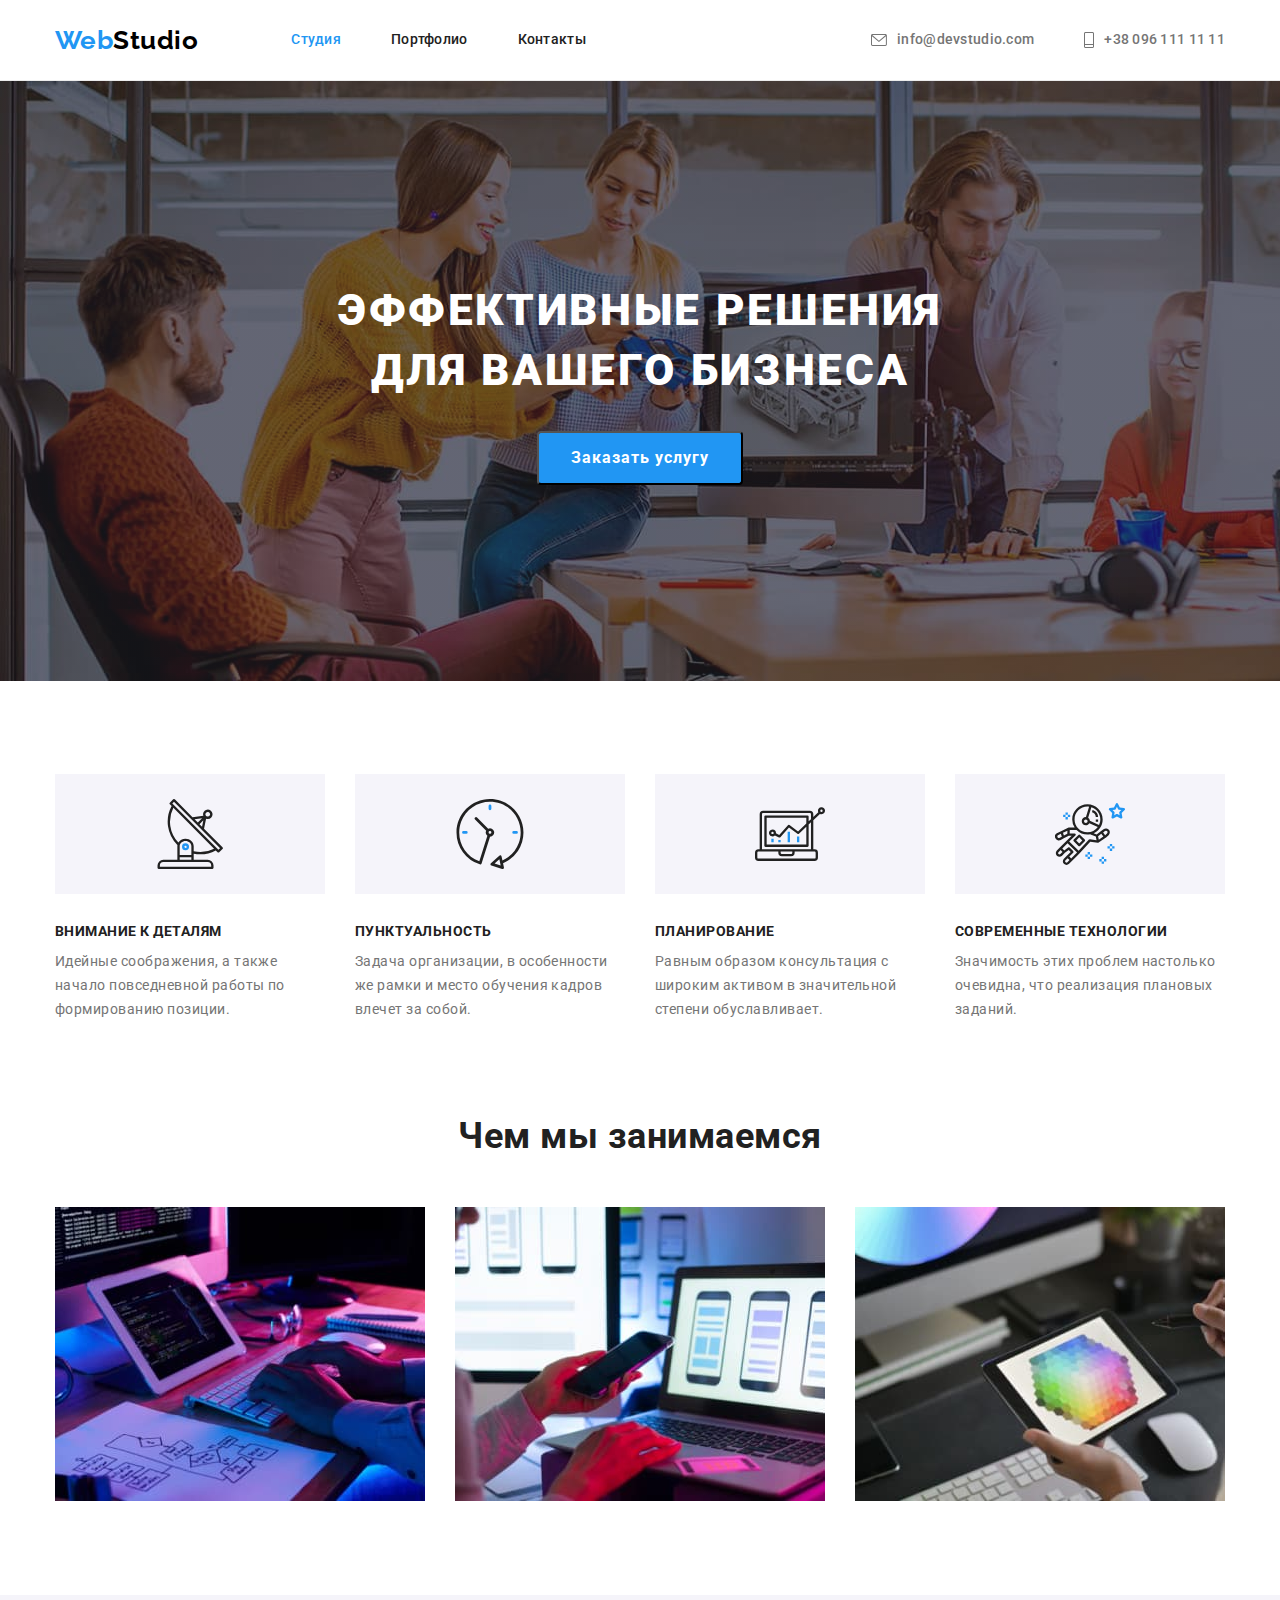
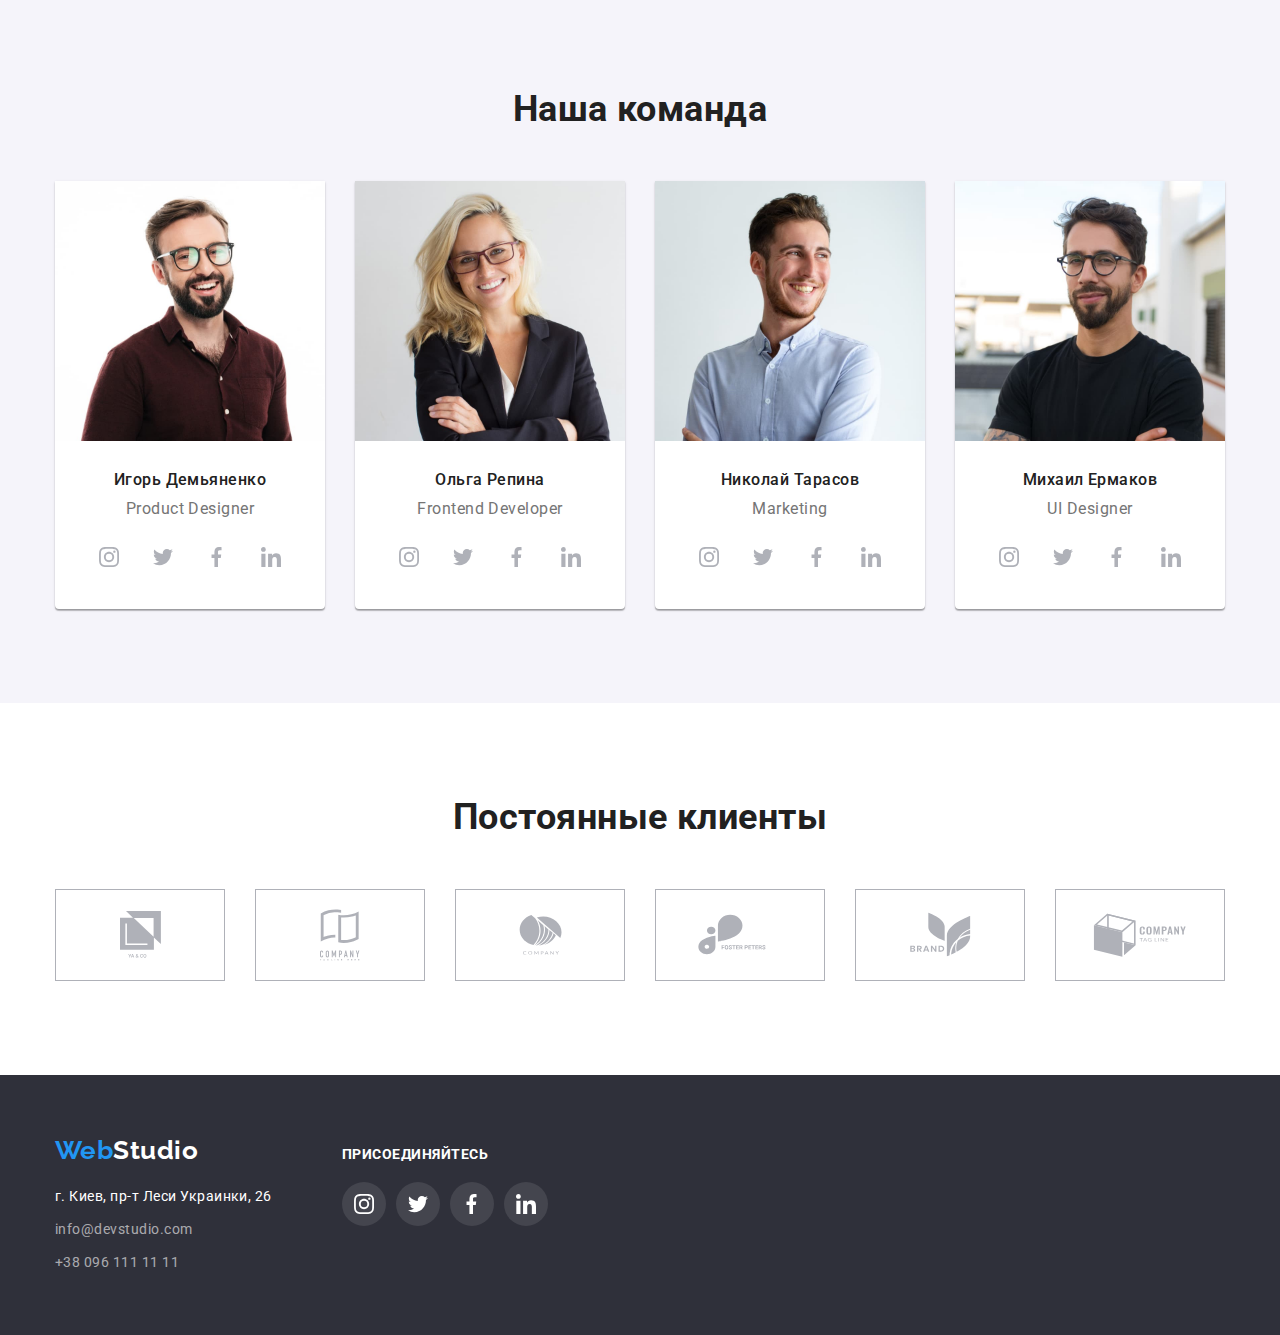
<file: index.html>
<!DOCTYPE html>
<html lang="ru">
  <head>
    <meta charset="UTF-8" />
    <meta http-equiv="X-UA-Compatible" content="IE=edge" />
    <meta name="viewport" content="width=device-width, initial-scale=1.0" />
    <title>WebStudio</title>
    <link rel="preconnect" href="https://fonts.gstatic.com" />
    <link
      href="https://fonts.googleapis.com/css2?family=Raleway:wght@700&family=Roboto:wght@400;500;700;900&display=swap"
      rel="stylesheet"
    />
    <link
      rel="stylesheet"
      href="https://cdnjs.cloudflare.com/ajax/libs/modern-normalize/1.0.0/modern-normalize.min.css"
    />
    <link rel="stylesheet" href="./css/styles.css" />
  </head>

  <body>
    <!--Шапка-->
    <header>
      <div class="container header">
        <nav class="navigation">
          <a href="" lang="en" class="logo link"><span class="logo-first-part">Web</span>Studio</a>
          <ul class="nav-menu link">
            <li class="nav-item">
              <a href="" class="nav-link current link">Студия</a>
            </li>
            <li class="nav-item">
              <a href="./portfolio.html" class="nav-link link">Портфолио</a>
            </li>
            <li class="nav-item">
              <a href="" class="nav-link link">Контакты</a>
            </li>
          </ul>
        </nav>
        <ul class="contact-list link">
          <li class="nav-item">
            <a href="mailto:info@devstudio.com" class="contact-link link">
              <svg class="icon-envelope" width="16" height="12">
                <use href="./images/icons.svg#icon-envelope"></use>
              </svg>
              info@devstudio.com
            </a>
          </li>
          <li class="nav-item">
            <a href="tel:+380961111111" class="contact-link link">
              <svg class="icon-phone" width="10" height="16">
                <use href="./images/icons.svg#icon-phone"></use>
              </svg>
              +38 096 111 11 11
            </a>
          </li>
        </ul>
      </div>
    </header>

    <main>
      <!--Секция для заказа услуг-->
      <section class="hero-section">
        <div class="hero-image">
          <h1 class="main-title">
            Эффективные решения<br />
            для вашего бизнеса
          </h1>
          <button type="button" class="oder-button">Заказать услугу</button>
        </div>        
      </section>
      <!--Особенности оказания услуг-->
      <section class="section features-padding">
        <div class="container"> 
          <h2 class="section-title hidden">Особенности оказания услуг</h2>
          <ul class="features">
            <li class="feature-item">
              <div class="icon-background">
                <svg class="icon-antenna">
                  <use href="./images/icons.svg#icon-antenna"></use>
                </svg>
              </div>
              <h3 class="features-title">Внимание к деталям</h3>
              <p class="features-discription">
                Идейные соображения, а также начало повседневной работы по формированию позиции.
              </p>
            </li>
            <li class="feature-item">
              <div class="icon-background">
                <svg class="icon-clock">
                  <use href="./images/icons.svg#icon-clock"></use>
                </svg>
              </div>
              <h3 class="features-title">Пунктуальность</h3>
              <p class="features-discription">
                Задача организации, в особенности же рамки и место обучения кадров влечет за собой.
              </p>
            </li>
            <li class="feature-item">
              <div class="icon-background">
                <svg class="icon-diagram">
                  <use href="./images/icons.svg#icon-diagram"></use>
                </svg>
              </div>
              <h3 class="features-title">Планирование</h3>
              <p class="features-discription">
                Равным образом консультация с широким активом в значительной степени обуславливает.
              </p>
            </li>
            <li class="feature-item">
              <div class="icon-background">
                <svg class="icon-astronaut">
                  <use href="./images/icons.svg#icon-astronaut"></use>
                </svg>
              </div>
              <h3 class="features-title">Современные технологии</h3>
              <p class="features-discription">
                Значимость этих проблем настолько очевидна, что реализация плановых заданий.
              </p>
            </li>
          </ul>
        </div>
      </section>
      <!--Перечень услуг-->
      <section class="section no-padding-top">
        <div class="container">
          <h2 class="section-title">Чем мы занимаемся</h2>
          <ul class="images">
            <li>
              <img src="./images/box_1.jpg" alt="Человек работает на компьютере" width="370" />
            </li>
            <li>
              <img
                src="./images/img.jpg"
                alt="Человек синхронизирует смартфон с ноутбуком"
                width="370"
              />
            </li>
            <li>
              <img src="./images/box_3.jpg" alt="Человек выберает палитру на планшете" width="370" />
            </li>
          </ul>
        </div>  
      </section>
      <!--Сотрудники-->
      <section class="section employees">
        <div class="container">
          <h2 class="section-title">Наша команда</h2>
          <ul class="cards">
            <li class="employee-card">
              <img src="./images/img_(4).jpg" alt="Дизайнер компании" width="270" />
              <div class="employee-card-caption">
                <h3 class="employee-title">Игорь Демьяненко</h3>
                <p  class="employee-text" lang="en">Product Designer</p>
                <ul class="employee-social-links">
                  <li class="social-link-item">
                    <a class="social-link" href="https://www.instagram.com/">
                      <svg class="social-icon">
                        <use href="./images/icons.svg#icon-instagram"></use>
                      </svg>
                    </a>
                  </li>
                  <li class="social-link-item">
                    <a class="social-link" href="">
                      <svg class="social-icon">
                        <use href="./images/icons.svg#icon-twitter"></use>
                      </svg>
                    </a>
                  </li>
                  <li class="social-link-item">
                    <a class="social-link" href="">
                      <svg class="social-icon">
                        <use href="./images/icons.svg#icon-facebook"></use>
                      </svg>
                    </a>
                  </li>
                  <li class="social-link-item">
                    <a class="social-link" href="">
                      <svg class="social-icon">
                        <use href="./images/icons.svg#icon-linkedin"></use>
                      </svg>
                    </a>
                  </li>
                </ul>  
              </div>                          
            </li>
            <li class="employee-card">
              <img src="./images/img_(1)(1).jpg" alt="Frontend разработчик компании" width="270" />
              <div class="employee-card-caption">
                <h3 class="employee-title">Ольга Репина</h3>
                <p  class="employee-text" lang="en">Frontend Developer</p>
                <ul class="employee-social-links">
                  <li class="social-link-item">
                    <a class="social-link" href="https://www.instagram.com/">
                      <svg class="social-icon">
                        <use href="./images/icons.svg#icon-instagram"></use>
                      </svg>
                    </a>
                  </li>
                  <li class="social-link-item">
                    <a class="social-link" href="">
                      <svg class="social-icon">
                        <use href="./images/icons.svg#icon-twitter"></use>
                      </svg>
                    </a>
                  </li>
                  <li class="social-link-item">
                    <a class="social-link" href="">
                      <svg class="social-icon">
                        <use href="./images/icons.svg#icon-facebook"></use>
                      </svg>
                    </a>
                  </li>
                  <li class="social-link-item">
                    <a class="social-link" href="">
                      <svg class="social-icon">
                        <use href="./images/icons.svg#icon-linkedin"></use>
                      </svg>
                    </a>
                  </li>
                </ul>  
              </div>              
            </li>
            <li class="employee-card">
              <img src="./images/img_(2)(1).jpg" alt="Маркетолог компании" width="270" />
              <div class="employee-card-caption">
                <h3 class="employee-title">Николай Тарасов</h3>
                <p  class="employee-text" lang="en">Marketing</p>
                <ul class="employee-social-links">
                  <li class="social-link-item">
                    <a class="social-link" href="https://www.instagram.com/">
                      <svg class="social-icon">
                        <use href="./images/icons.svg#icon-instagram"></use>
                      </svg>
                    </a>
                  </li>
                  <li class="social-link-item">
                    <a class="social-link" href="">
                      <svg class="social-icon">
                        <use href="./images/icons.svg#icon-twitter"></use>
                      </svg>
                    </a>
                  </li>
                  <li class="social-link-item">
                    <a class="social-link" href="">
                      <svg class="social-icon">
                        <use href="./images/icons.svg#icon-facebook"></use>
                      </svg>
                    </a>
                  </li>
                  <li class="social-link-item">
                    <a class="social-link" href="">
                      <svg class="social-icon">
                        <use href="./images/icons.svg#icon-linkedin"></use>
                      </svg>
                    </a>
                  </li>
                </ul>
              </div>              
            </li>
            <li class="employee-card">
              <img src="./images/img_(3)(1).jpg" alt="Дизайнер компании" width="270" />
              <div class="employee-card-caption">
                <h3 class="employee-title">Михаил Ермаков</h3>
                <p  class="employee-text" lang="en">UI Designer</p>
                <ul class="employee-social-links">
                  <li class="social-link-item">
                    <a class="social-link" href="https://www.instagram.com/">
                      <svg class="social-icon">
                        <use href="./images/icons.svg#icon-instagram"></use>
                      </svg>
                    </a>
                  </li>
                  <li class="social-link-item">
                    <a class="social-link" href="">
                      <svg class="social-icon">
                        <use href="./images/icons.svg#icon-twitter"></use>
                      </svg>
                    </a>
                  </li>
                  <li class="social-link-item">
                    <a class="social-link" href="">
                      <svg class="social-icon">
                        <use href="./images/icons.svg#icon-facebook"></use>
                      </svg>
                    </a>
                  </li>
                  <li class="social-link-item">
                    <a class="social-link" href="">
                      <svg class="social-icon">
                        <use href="./images/icons.svg#icon-linkedin"></use>
                      </svg>
                    </a>
                  </li>
                </ul>
              </div>              
            </li>
          </ul>
        </div>  
      </section>
      <section class="section">
        <div class="container">
          <h2 class="section-title">Постоянные клиенты</h2>
          <ul class="clients-list">
            <li class="client-link-item">
              <a class="client-link" href="">
                <svg class="client-icon" width="41" height="47">
                  <use href="./images/icons.svg#icon-client1"></use>
                </svg>
              </a>
            </li>
            <li class="client-link-item">
              <a class="client-link" href="">
                <svg class="client-icon" width="40" height="52">
                  <use href="./images/icons.svg#icon-client2"></use>
                </svg>
              </a>
            </li>
            <li class="client-link-item">
              <a class="client-link" href="">
                <svg class="client-icon" width="43" height="41">
                  <use href="./images/icons.svg#icon-client3"></use>
                </svg>
              </a>
            </li>
            <li class="client-link-item">
              <a class="client-link" href="">
                <svg class="client-icon" width="84" height="41">
                  <use href="./images/icons.svg#icon-client4"></use>
                </svg>
              </a>
            </li>
            <li class="client-link-item">
              <a class="client-link" href="">
                <svg class="client-icon" width="63" height="45">
                  <use href="./images/icons.svg#icon-client5"></use>
                </svg>
              </a>
            </li>
            <li class="client-link-item">
              <a class="client-link" href="">
                <svg class="client-icon" width="94" height="44">
                  <use href="./images/icons.svg#icon-client6"></use>
                </svg>
              </a>
            </li>
          </ul>
        </div>
      </section>
    </main>
    <!--Подвал-->
    <footer>
      <div class="container footer">
        <div class="logo-address-block">
          <a href="" lang="en" class="logo logo-footer link"
            ><span class="logo-first-part">Web</span>Studio</a
          >
          <address class="webstudio-address">
            г. Киев, пр-т Леси Украинки, 26
            <ul class="address-item">
              <li>
                <a href="mailto:info@devstudio.com" class="footer-contacts link">info@devstudio.com</a>
              </li>
              <li class="address-item">
                <a href="tel:+380961111111" class="footer-contacts link">+38 096 111 11 11</a>
              </li>
            </ul>
          </address>
        </div>
        <div>
          <p class="invitation">присоединяйтесь</p>
          <ul class="footer-social-links">
            <li class="footer-social-link-item">
              <a class="footer-social-link" href="https://www.instagram.com/">
                <svg class="social-icon">
                  <use href="./images/icons.svg#icon-instagram"></use>
                </svg>
              </a>
            </li>
            <li class="footer-social-link-item">
              <a class="footer-social-link" href="">
                <svg class="social-icon">
                  <use href="./images/icons.svg#icon-twitter"></use>
                </svg>
              </a>
            </li>
            <li class="footer-social-link-item">
              <a class="footer-social-link" href="">
                <svg class="social-icon">
                  <use href="./images/icons.svg#icon-facebook"></use>
                </svg>
              </a>
            </li>
            <li class="footer-social-link-item">
              <a class="footer-social-link" href="">
                <svg class="social-icon">
                  <use href="./images/icons.svg#icon-linkedin"></use>
                </svg>
              </a>
            </li>
          </ul>
        </div>
      </div>
    </footer>
  </body>
</html>
</file>
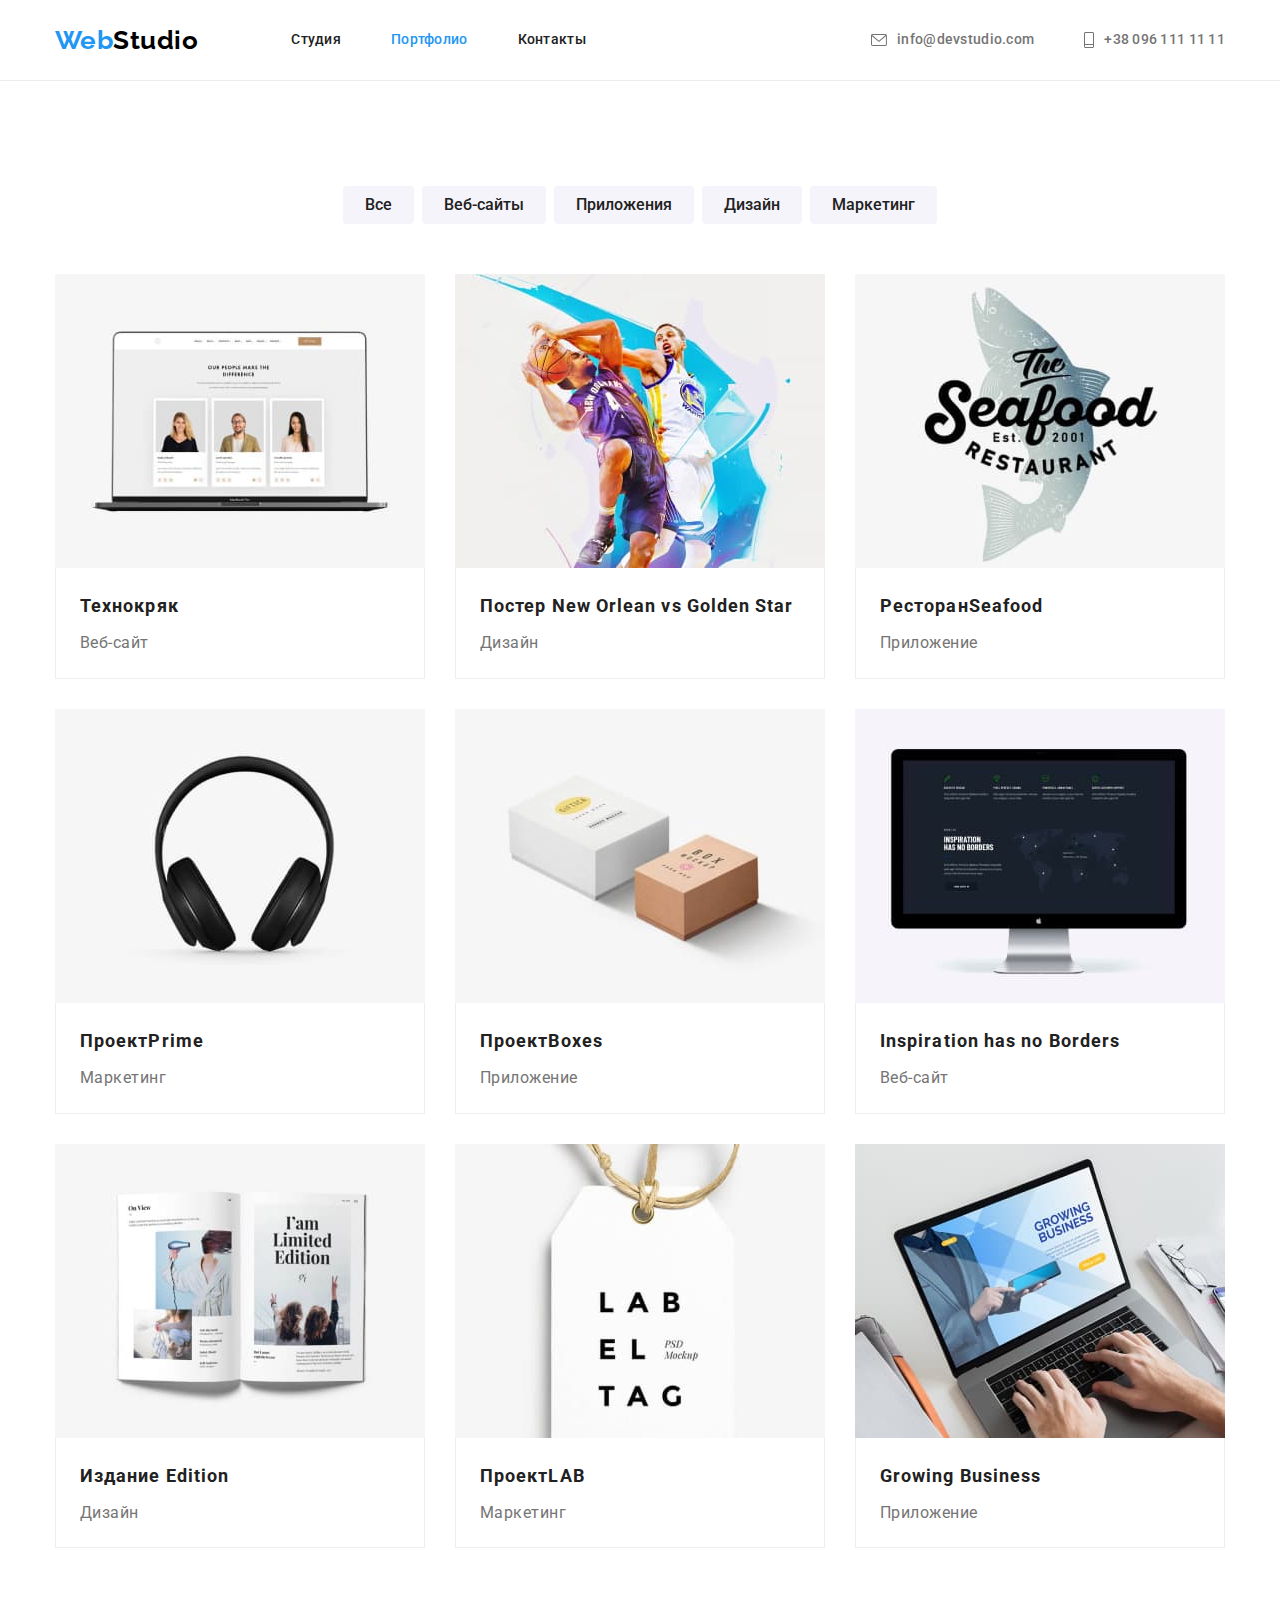
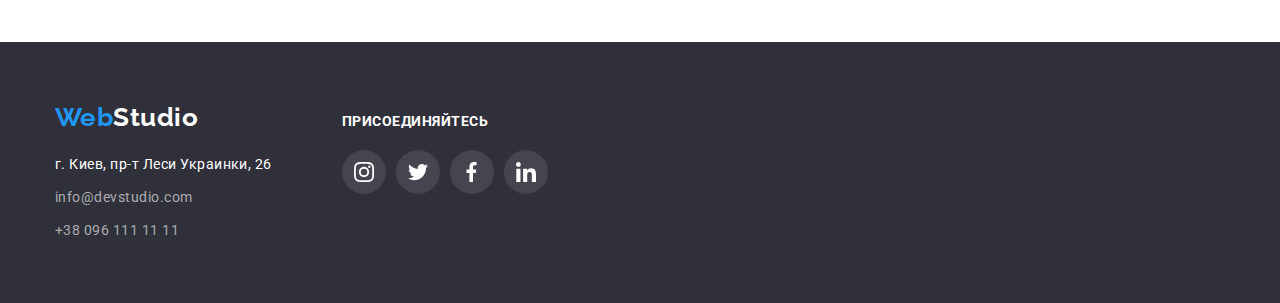
<file: portfolio.html>
<!DOCTYPE html>
<html lang="ru">
<head>
    <meta charset="UTF-8">
    <meta http-equiv="X-UA-Compatible" content="IE=edge">
    <meta name="viewport" content="width=device-width, initial-scale=1.0">
    <title>Портфолио</title>
    <link rel="preconnect" href="https://fonts.gstatic.com">
    <link href="https://fonts.googleapis.com/css2?family=Raleway:wght@700&family=Roboto:wght@400;500;700;900&display=swap"
      rel="stylesheet">
    <link rel="stylesheet" href="https://cdnjs.cloudflare.com/ajax/libs/modern-normalize/1.0.0/modern-normalize.min.css">
    <link rel="stylesheet" href="./css/styles.css">
</head>

<body>
  <!--Шапка-->
  <header>
      <div class="container header">
        <nav class="navigation">
          <a href="" lang="en" class="logo link"><span class="logo-first-part">Web</span>Studio</a>
          <ul class="nav-menu link">
            <li class="nav-item">
              <a href="./index.html" class="nav-link link">Студия</a>
            </li>
            <li class="nav-item">
              <a href="" class="nav-link current link">Портфолио</a>
            </li>
            <li class="nav-item">
              <a href="" class="nav-link link">Контакты</a>
            </li>
          </ul>
        </nav>
        <ul class="contact-list link">
          <li class="nav-item">
            <a href="mailto:info@devstudio.com" class="contact-link link">
              <svg class="icon-envelope" width="16" height="12">
                <use href="./images/icons.svg#icon-envelope"></use>
              </svg>
              info@devstudio.com
            </a>
          </li>
          <li class="nav-item">
            <a href="tel:+380961111111" class="contact-link link">
              <svg class="icon-phone" width="10" height="16">
                <use href="./images/icons.svg#icon-phone"></use>
              </svg>
              +38 096 111 11 11
            </a>
          </li>
        </ul>
      </div>
    </header>
      
  <main>
    <section class="section">
      <div class="container">
        <!--скрыть заголовок-->
        <h1 class="hidden">Наши работы</h1>
        <!--Фильтр работ-->
        <ul class="filtr-button-list">
          <li class="filtr-button-item">
            <button type="button" class="filtr-button">Все</button>
          </li>
          <li class="filtr-button-item">
            <button type="button" class="filtr-button">Веб-сайты</button>
          </li>
          <li class="filtr-button-item">
            <button type="button" class="filtr-button">Приложения</button>
          </li>
          <li class="filtr-button-item">
            <button type="button" class="filtr-button">Дизайн</button>
          </li>
          <li class="filtr-button-item">
            <button type="button" class="filtr-button">Маркетинг</button>
          </li>
        </ul>
        <!--Галерея работ-->
        <ul class="gallery-list">
          <li class="gallery-item">
            <a class="link" href="">
              <img src="./images/website1.jpg" alt="Открытый ноутбук" width=370 height="294">
              <div class="cards-caption">
                <h3 class="gallery-title">Технокряк</h3>
                <p class="item-discription">Веб-сайт</p>
              </div>
            </a>  
          </li>
          <li class="gallery-item">
            <a class="link" href="">
              <img src="./images/design1.jpg" alt="Игра в баскетбол" width=370 height="294">
              <div class="cards-caption">
                <h3 class="gallery-title">Постер <span lang="en">New Orlean vs Golden Star</span></h3>
                <p class="item-discription">Дизайн</p>
              </div>              
            </a> 
          </li>
          <li class="gallery-item">
            <a class="link" href="">
              <img src="./images/apps-restourant.jpg" alt="Логотип ресторана морепродуктов" width=370 height="294">
              <div class="cards-caption">
                <h3 class="gallery-title">Ресторан<span lang="en">Seafood</span></h3>
                <p class="item-discription">Приложение</p>
              </div>              
            </a>
          </li>
          <li class="gallery-item">
            <a class="link" href="">
              <img src="./images/marketing-prime.jpg" alt="Наушники" width=370 height="294">
              <div class="cards-caption">
                <h3 class="gallery-title">Проект<span lang="en">Prime</span></h3>
                <p class="item-discription">Маркетинг</p>
              </div>                
            </a> 
          </li>
          <li class="gallery-item">
            <a class="link" href="">
              <img src="./images/apps-boxes.jpg" alt="Две коробки" width=370 height="294">
              <div class="cards-caption">
                <h3 class="gallery-title">Проект<span lang="en">Boxes</span></h3>
                <p class="item-discription">Приложение</p>
              </div>              
            </a>  
          </li>
          <li class="gallery-item">
            <a class="link" href="">
              <img src="./images/website2.jpg" alt="Монитор компьютера" width=370 height="294">
              <div class="cards-caption">
                <h3 lang="en" class="gallery-title">Inspiration has no Borders</h3>
                <p class="item-discription">Веб-сайт</p>
              </div>              
            </a>  
          </li>
          <li class="gallery-item">
            <a class="link" href="">
              <img src="./images/design2.jpg" alt="Раскрытая книга" width=370 height="294">
              <div class="cards-caption">
                <h3 class="gallery-title">Издание <span lang="en">Edition</span></h3>
                <p class="item-discription">Дизайн</p>
              </div>              
            </a>  
          </li>
          <li class="gallery-item">
            <a class="link" href="">
              <img src="./images/marketing-lab.jpg" alt="Этикетка" width=370 height="294">
              <div class="cards-caption">
                <h3 class="gallery-title">Проект<span lang="en">LAB</span></h3>
                <p class="item-discription">Маркетинг</p>
              </div>              
            </a>  
          </li>
          <li class="gallery-item">
            <a class="link" href="">
              <img src="./images/apps-business.jpg" alt="Человек работает на ноутбуке" width=370 height="294">
              <div class="cards-caption">
                <h3 lang="en" class="gallery-title">Growing Business</h3>
                <p class="item-discription">Приложение</p>
              </div>              
            </a>  
          </li>
        </ul>
      </div>
    </section>
  </main>

  <!--Подвал-->
  <footer>
    <div class="container footer">
      <div class="logo-address-block">
        <a href="" lang="en" class="logo logo-footer link"
          ><span class="logo-first-part">Web</span>Studio</a
        >
        <address class="webstudio-address">
          г. Киев, пр-т Леси Украинки, 26
          <ul class="address-item">
            <li>
              <a href="mailto:info@devstudio.com" class="footer-contacts link">info@devstudio.com</a>
            </li>
            <li class="address-item">
              <a href="tel:+380961111111" class="footer-contacts link">+38 096 111 11 11</a>
            </li>
          </ul>
        </address>
      </div>
      <div>
        <p class="invitation">присоединяйтесь</p>
        <ul class="footer-social-links">
          <li class="footer-social-link-item">
            <a class="footer-social-link" href="https://www.instagram.com/">
              <svg class="social-icon">
                <use href="./images/icons.svg#icon-instagram"></use>
              </svg>
            </a>
          </li>
          <li class="footer-social-link-item">
            <a class="footer-social-link" href="">
              <svg class="social-icon">
                <use href="./images/icons.svg#icon-twitter"></use>
              </svg>
            </a>
          </li>
          <li class="footer-social-link-item">
            <a class="footer-social-link" href="">
              <svg class="social-icon">
                <use href="./images/icons.svg#icon-facebook"></use>
              </svg>
            </a>
          </li>
          <li class="footer-social-link-item">
            <a class="footer-social-link" href="">
              <svg class="social-icon">
                <use href="./images/icons.svg#icon-linkedin"></use>
              </svg>
            </a>
          </li>
        </ul>
      </div>
    </div>
  </footer>    
</body>
</html>
</file>
<file: css/styles.css>
/*основной цвет текста #757575*/
/*цвет заголовков #212121*/
/*белый #FFFFFF*/
/*акцент #2196F3*/
/*основной цвет фона #FFFFFF*/
/*вторичный цвет фона #F5F4FA*/
/*фон героя и футера #2F303A*/
/*цвет части логотипа #000000*/
/*цвет телефона и мейла в футере rgba(255, 255, 255, 0,6)*/
/*цвет рамки в хедере #ECECEC*/
/*цвет ссылок на соцсети #AFB1B8*/
:root {
  --primery-text-color: #757575;
  --title-color: #212121;
  --white-color: #ffffff;
  --accent: #2196f3;
  --main-background-color: #ffffff;
  --secondary-background-color: #f5f4fa;
  --hero-footer-background: #2f303a;
  --second-part-of-logo: #000000;
  --phone-mail-in-footer: rgba(255, 255, 255, 0.6);
  --header-border: #ECECEC;
  --cards-border: #EEEEEE;
  --social-links-color: #AFB1B8;
  --footer-social-links-back: rgba(255, 255, 255, 0.1);
}

body {
  background-color: var(--main-background-color);
  color: var(--primery-text-color);
  font-family: Roboto, sans-serif;
  letter-spacing: 0.03em;
}

/*Утилиты*/
ul, p {
  list-style: none;
  margin: 0;
  padding: 0;
}

.link {
  text-decoration: none;
}

h1,
h2,
h3,
h4 {
  margin: 0;
}

img {
  display: block;
}

/*Стилизация шапки*/
.container {
  width: 1200px;
  padding: 0 15px;
  margin-left: auto;
  margin-right: auto;
}

header {
  border-bottom-color: var(--header-border);
  border-bottom-style: solid;
  border-bottom-width: 1px;
}

.header,
.navigation,
.nav-menu,
.contact-list,
.features,
.images,
.cards,
.filtr-button-list,
.gallery-list,
.footer {
  display: flex;
  align-items: center;
}

.logo {
  margin-right: 93px;

  color: var(--second-part-of-logo);
  font-family: Raleway, sans-serif;
  font-weight: 700;
  font-size: 26px;
  line-height: 1.19;
}

.logo-first-part {
  color: var(--accent);
}

.nav-menu a {
  color: var(--title-color);
  font-weight: 500;
  font-size: 14px;
  line-height: 1.14;
  letter-spacing: 0.02em;
}
.nav-item:not(:last-child) {
  margin-right: 50px;
}

.nav-menu .nav-link:hover,
.nav-menu .nav-link:focus {
  color: var(--accent);
}

.nav-menu .nav-link.current {
  color: var(--accent);
}

.nav-link {
  display: block;
  padding: 32px 0;
}

.contact-link {
  display: flex;
  padding: 32px 0;
  align-items: center;
}

.contact-list {
  margin-left: auto;
}

.contact-link {
  color: var(--primery-text-color);
  font-weight: 500;
  font-size: 14px;
  line-height: 1.14;
  letter-spacing: 0.02em;
}
.contact-link:hover,
.contact-link:focus {
  color: var(--accent);
}
 
.icon-envelope,
.icon-phone {
  margin-right: 10px;
  fill: currentColor;
}

/*Секция для заказа услуг*/
.hero-section {
  text-align: center;
}

.main-title {
  margin: 0 auto 30px;

  color: var(--white-color);
  font-weight: 900;
  font-size: 44px;
  line-height: 1.36;
  text-align: center;
  letter-spacing: 0.06em;
  text-transform: uppercase;
}

.section {
  padding-top: 94px;
  padding-bottom: 94px;
}

.no-padding-top {
  padding-top: 0;
}

.oder-button {
  padding: 10px 32px;
  margin-left: auto;
  margin-right: auto;
  border-radius: 4px;

  color: var(--white-color);
  background-color: var(--accent);
  font-family: inherit;
  font-weight: 700;
  font-size: 16px;
  line-height: 1.87;
  text-align: center;
  letter-spacing: 0.06em;
  cursor: pointer;
}

.hero-image {
  padding: 200px 0;
  margin-left: auto;
  margin-right: auto;
  max-width: 1600px;
  height: 600px;
  background-color: var(--hero-footer-background);
  background-image: linear-gradient(to right, 
    rgba(47, 48, 58, 0.4), 
    rgba(47, 48, 58, 0.4)), 
    url(../images/hero.jpg);
   
}

/*Особенности оказания услуг*/
.features-padding {
  padding-top: 91px;
}
.features {
  margin-top: -40px;
}
.feature-item {
  width: 270px;
}
.feature-item:not(:last-child) {
  margin-right: 30px;
}

.features-title {
  margin-top: 30px;
  margin-bottom: 10px;

  color: var(--title-color);
  font-weight: 700;
  font-size: 14px;
  line-height: 1.14;
  text-transform: uppercase;
}

.features-discription {
  font-size: 14px;
  line-height: 1.71;
}

.section-title {
  margin-bottom: 50px;

  color: var(--title-color);
  font-weight: 700;
  font-size: 36px;
  line-height: 1.16;
  text-align: center;
}
/*Скрытый заголовок*/
.hidden {
  margin-bottom: 0;
  visibility: hidden;
}

.icon-antenna,
.icon-clock,
.icon-diagram,
.icon-astronaut {
  width: 70px;
  height: 70px;
}

.icon-background {
  height: 120px;
  display: flex;
  justify-content: center;
  align-items: center;
  background-color: var(--secondary-background-color);
}

/*Секция чем мы занимаемся*/
.images {
  justify-content: space-between;
}

/*Сотрудники*/
 
.employees {
  background-color: var(--secondary-background-color);
}

.employee-card:not(:last-child) {
  margin-right: 30px;
}

.employee-card-caption {
  padding-top: 30px;
  padding-bottom: 30px;
  text-align: center;
}

.employee-card {
  width: 270px;
  
  background-color: var(--white-color);
  font-size: 16px;
  line-height: 1.18;
  box-shadow: 0px 2px 1px 0px rgba(0, 0, 0, 0.2), 
  0px 1px 1px 0px rgba(0, 0, 0, 0.14), 
  0px 1px 3px 0px rgba(0, 0, 0, 0.12);  
  border-radius: 0px 0px 4px 4px;
}

.employee-title {
  margin-bottom: 10px;
  color: var(--title-color);
  font-weight: 500;
  font-size: 16px;
  line-height: 1.18;
}

.employee-text {
  margin-bottom: 16px;
}

.employee-social-links {
  display: flex;
  justify-content: center;
}

.social-icon {
  width: 20px;
  height: 20px;
  fill: currentColor;
}

.social-link {
  display: flex;
  width: 44px;
  height: 44px;
  justify-content: center;
  align-items: center;
  
  color: var(--social-links-color);
}

.social-link:hover,
.social-link:focus {
  color: var(--white-color);
  background-color: var(--accent);
  border-radius: 50%;
}

.social-link-item:not(:last-child) {
  margin-right: 10px;
}

.clients-list {
  display: flex;
  justify-content: center;
}

.client-link {
  display: flex;
  width: 170px;
  height: 92px;
  justify-content: center;
  align-items: center;
 
  color: var(--social-links-color);
  border: 1px solid var(--social-links-color);
}

.client-link:hover,
.client-link:focus {
  color: var(--accent);
  border: 1px solid var(--accent);
}

.client-link-item:not(:last-child) {
  margin-right: 30px;
}

.client-icon {
  fill: currentColor;
}

footer {
  background-color: var(--hero-footer-background);
}

footer>.container {
  padding-top: 60px;
  padding-bottom: 60px;
  margin-right: auto;
}

.footer {
  align-items: baseline;
}

.logo-footer {
  margin-right: 0;
  color: var(--white-color);
}

.webstudio-address {
  margin-top: 20px;
  color: var(--white-color);
  font-style: normal;
  font-size: 14px;
  line-height: 1.71;
}

.address-item {
  margin-top: 9px;
}

.logo-address-block{
  margin-right: 70px;
}
.footer-contacts {
  color: var(--phone-mail-in-footer);
}
.footer-contacts:hover,
.footer-contacts:focus {
  color: var(--accent);
}

.invitation {
margin-bottom: 20px;
color: var(--white-color);
font-weight: bold;
font-size: 14px;
line-height: 1.14;
text-transform: uppercase;
}

.footer-social-links {
  display: flex;
}

.footer-social-link {
  display: flex;
  width: 44px;
  height: 44px;
  justify-content: center;
  align-items: center;
  color: var(--white-color);
  background-color: var(--footer-social-links-back);
  border-radius: 50%;
}

.footer-social-link:hover,
.footer-social-link:focus {
  background-color: var(--accent);
  border-radius: 50%;
}

.footer-social-link-item:not(:last-child) {
  margin-right: 10px;
}

/*==============Портфолио================*/

.filtr-button-list {
  justify-content: center;
  margin-top: -26px;
}

.filtr-button {
  padding: 6px 22px;

  color: var(--title-color);
  background-color: var(--secondary-background-color);
  font-family: inherit;
  font-weight: 500;
  font-size: 16px;
  line-height: 1.62;
  cursor: pointer;
  border: none;
  border-radius: 4px;
}

.filtr-button:hover,
.filtr-button:focus {
  color: var(--white-color);
  background-color: var(--accent);
  box-shadow: 0px 2px 2px 0px rgba(0, 0, 0, 0.12),
  0px 1px 2px 0px rgba(0, 0, 0, 0.08),
  0px 3px 1px 0px rgba(0, 0, 0, 0.1);
}

.filtr-button-item:not(:last-child) {
  margin-right: 8px;
}

.gallery-list {
  flex-wrap: wrap;
  margin-top: 50px;
  margin-right: -30px;
  margin-bottom: -30px;
}

.gallery-item {
  width: 370px;
  margin-right: 30px;
  margin-bottom: 30px;
}

.gallery-title {
  margin-bottom: 4px;

  color: var(--title-color);
  font-weight: 700;
  font-size: 18px;
  line-height: 2;
  letter-spacing: 0.06em;
}

.item-discription {
  color: var(--primery-text-color);
  font-size: 16px;
  line-height: 1.87;
}

.cards-caption {
  padding-top: 20px;
  padding-bottom: 20px;
  padding-left: 24px;

  border-right: 1px solid;
  border-bottom: 1px solid;
  border-left: 1px solid;
  border-color: var(--cards-border);
}

.gallery-item:hover,
.gallery-item:focus {
  box-shadow: 1px 4px 6px 0px rgba(0, 0, 0, 0.16),
  0px 4px 4px 0px rgba(0, 0, 0, 0.06),
  0px 1px 1px 0px rgba(0, 0, 0, 0.12);
}
</file>
